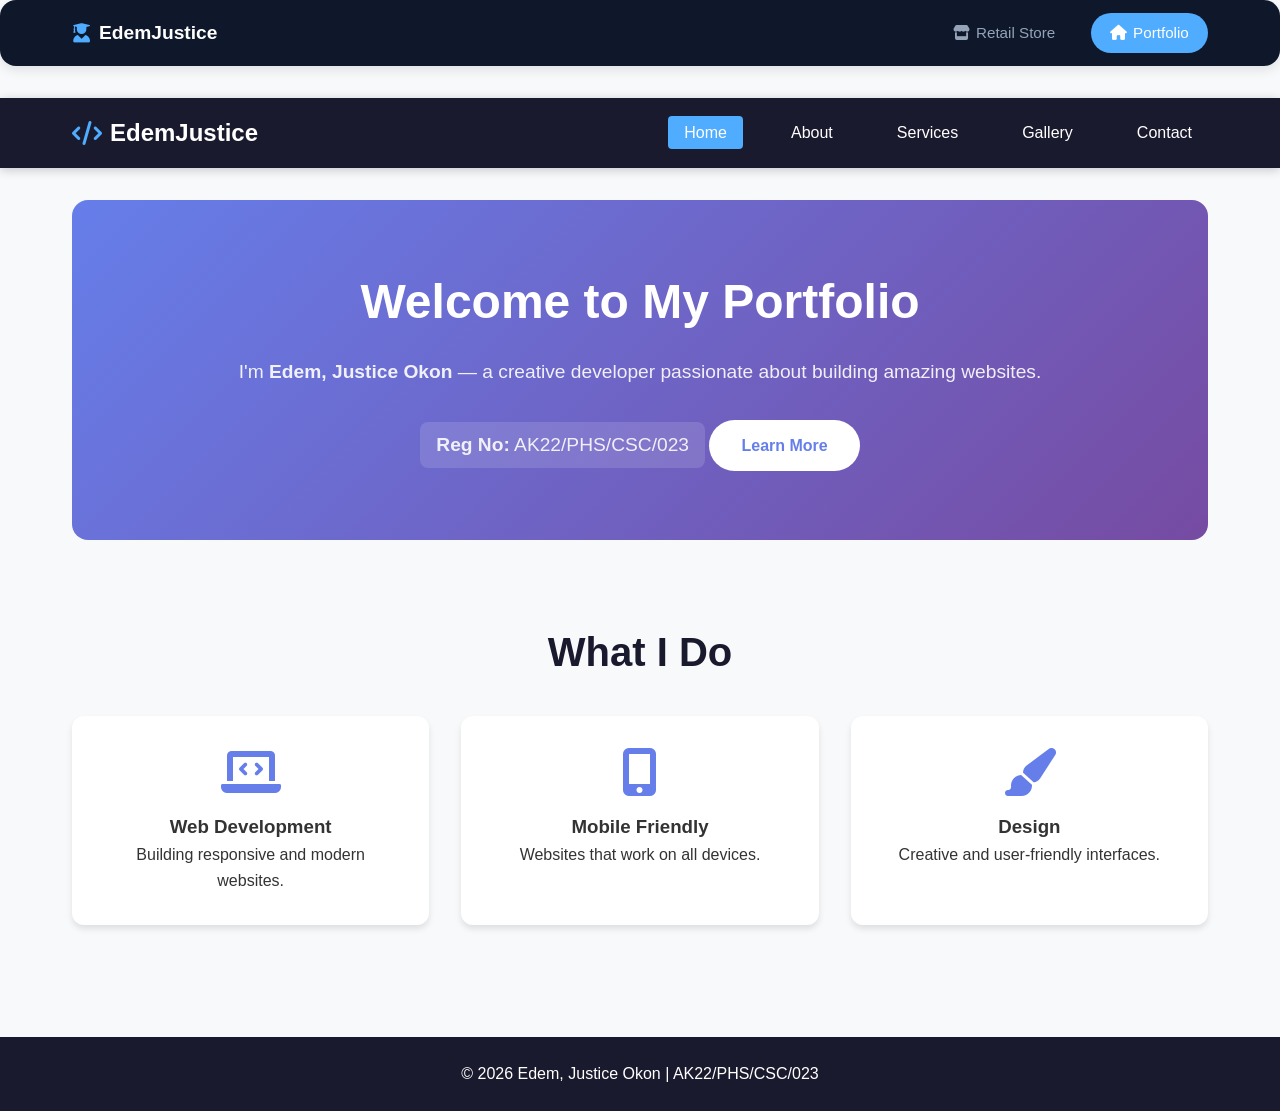
<file: my-website/index.html>
<!DOCTYPE html>
<html lang="en">
<head>
    <meta charset="UTF-8">
    <meta name="viewport" content="width=device-width, initial-scale=1.0">
    <title>Home | Edem Justice</title>
    <link rel="stylesheet" href="style.css">
    <link rel="stylesheet" href="https://cdnjs.cloudflare.com/ajax/libs/font-awesome/6.0.0-beta3/css/all.min.css">
</head>
<body>
    <nav class="site-nav">
        <div class="nav-container">
            <div class="nav-brand">
                <i class="fas fa-user-graduate"></i> EdemJustice
            </div>
            <ul class="nav-menu">
                <a href="/retail-store/index.html" class="nav-link">
                    <i class="fas fa-store"></i> Retail Store
                </a>
                <li><a href="index.html" class="nav-link active">
                    <i class="fas fa-home"></i> Portfolio
                </a></li>
            </ul>
        </div>
    </nav>
    <nav class="navbar">
        <div class="nav-container">
            <div class="logo">
                <i class="fas fa-code"></i>
                <span>EdemJustice</span>
            </div>
            <ul class="nav-links">
                <li><a href="index.html" class="active">Home</a></li>
                <li><a href="about.html">About</a></li>
                <li><a href="services.html">Services</a></li>
                <li><a href="gallery.html">Gallery</a></li>
                <li><a href="contact.html">Contact</a></li>
            </ul>
            <div class="hamburger" onclick="toggleMenu()">
                <i class="fas fa-bars"></i>
            </div>
        </div>
    </nav>

    <main>
        <section class="hero">
            <div class="hero-content">
                <h1>Welcome to My Portfolio</h1>
                <p>I'm <strong>Edem, Justice Okon</strong> — a creative developer passionate about building amazing websites.</p>
                <p class="reg-number"><strong>Reg No:</strong> AK22/PHS/CSC/023</p>
                <a href="about.html" class="btn">Learn More</a>
            </div>
        </section>

        <section class="features">
            <h2>What I Do</h2>
            <div class="feature-grid">
                <div class="feature-card">
                    <i class="fas fa-laptop-code"></i>
                    <h3>Web Development</h3>
                    <p>Building responsive and modern websites.</p>
                </div>
                <div class="feature-card">
                    <i class="fas fa-mobile-alt"></i>
                    <h3>Mobile Friendly</h3>
                    <p>Websites that work on all devices.</p>
                </div>
                <div class="feature-card">
                    <i class="fas fa-paint-brush"></i>
                    <h3>Design</h3>
                    <p>Creative and user-friendly interfaces.</p>
                </div>
            </div>
        </section>
    </main>

    <footer>
        <p>&copy; 2026 Edem, Justice Okon | AK22/PHS/CSC/023</p>
    </footer>

    <script src="script.js"></script>
</body>
</html>
</file>
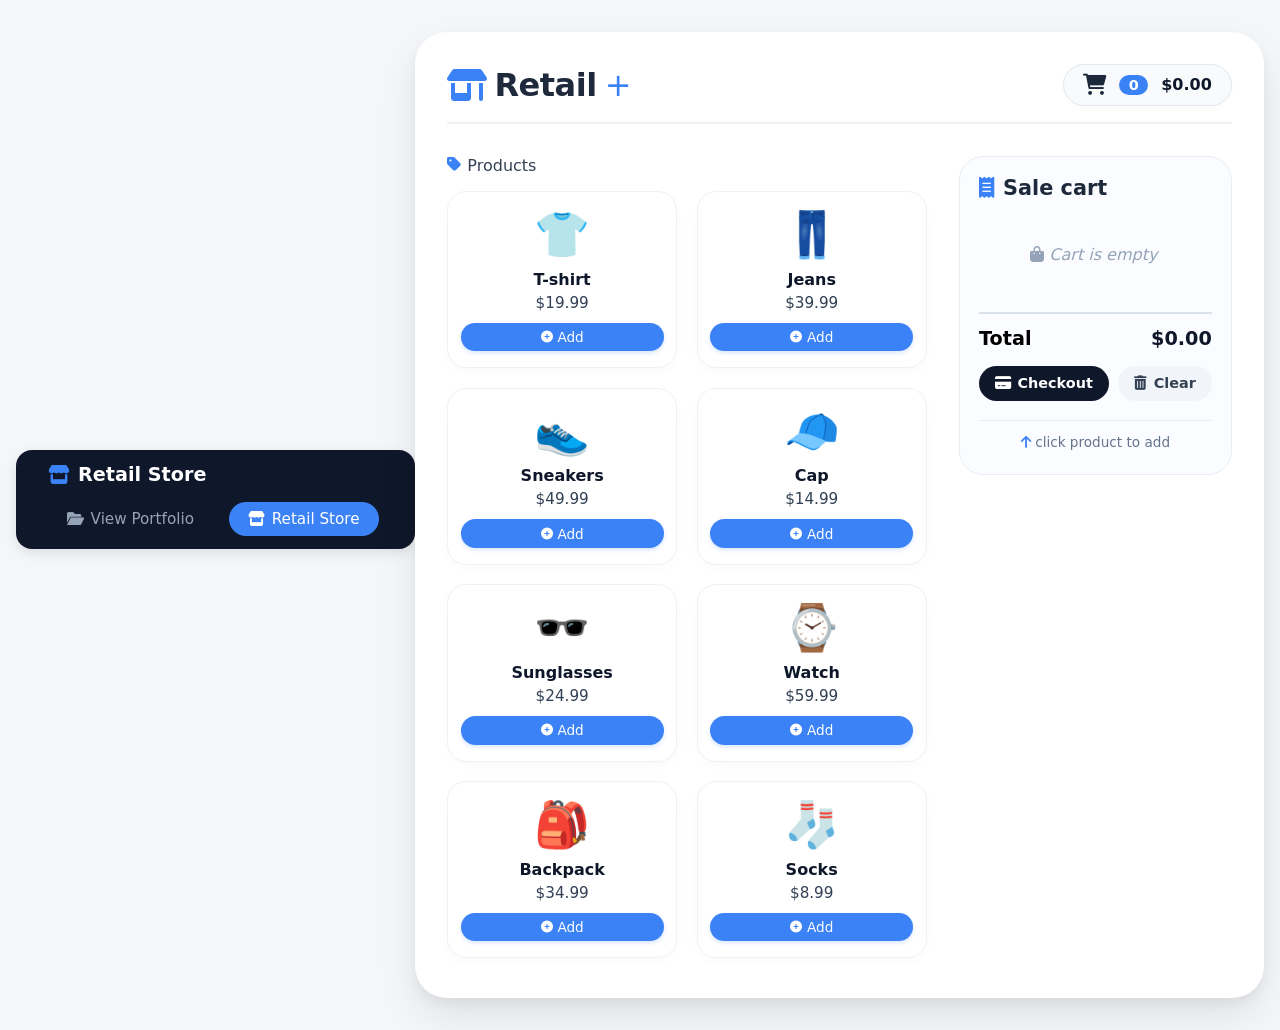
<file: retail-store/index.html>
<!DOCTYPE html>
<html lang="en">
<head>
    <meta charset="UTF-8">
    <meta name="viewport" content="width=device-width, initial-scale=1.0">
    <title>Retail Store · Simple Sales</title>
    <!-- Link to external CSS file -->
    <link rel="stylesheet" href="style.css">
    <!-- Font Awesome for icons -->
    <link rel="stylesheet" href="https://cdnjs.cloudflare.com/ajax/libs/font-awesome/6.0.0-beta3/css/all.min.css">
</head>
<body>
    <nav class="site-nav">
        <div class="nav-container">
            <div class="nav-brand">
                <i class="fas fa-store"></i> Retail Store
            </div>
            <ul class="nav-menu">
                <a href="https://edem-justice-my-website.netlify.app" class="nav-link">
                    <i class="fas fa-folder-open"></i> View Portfolio
                </a>
                <li><a href="#" onclick="window.location.reload();" class="nav-link active">
                    <i class="fas fa-store"></i> Retail Store
                </a></li>
            </ul>
        </div>
    </nav>

<div class="store-container">
    <!-- Header -->
    <header class="store-header">
        <h1><i class="fas fa-store-alt"></i> Retail<span style="font-weight:300; color:#3b82f6;">+</span></h1>
        <div class="cart-summary">
            <i class="fas fa-shopping-cart"></i>
            <span class="cart-count-badge" id="cartCount">0</span>
            <span class="cart-total" id="cartTotalDisplay">$0.00</span>
        </div>
    </header>

    <!-- Main sales panel -->
    <div class="sales-panel">
        <!-- Product section -->
        <div>
            <div style="margin-bottom: 1rem; font-weight:500; color:#334155; display: flex; gap: 0.4rem;">
                <i class="fas fa-tag" style="color:#3b82f6;"></i> Products
            </div>
            <div class="product-grid" id="productGrid">
                <!-- Products injected by JavaScript -->
            </div>
        </div>

        <!-- Cart section -->
        <div class="cart-panel">
            <h2><i class="fas fa-receipt" style="color:#3b82f6;"></i> Sale cart</h2>
            <div class="cart-items" id="cartItemsContainer">
                <div class="empty-cart-message"> <i class="fas fa-bag-shopping"></i> Cart is empty</div>
            </div>

            <div class="cart-total-row">
                <span>Total</span>
                <span id="cartTotal">$0.00</span>
            </div>

            <div class="checkout-area">
                <button class="checkout-btn" id="checkoutBtn"><i class="fas fa-credit-card"></i> Checkout</button>
                <button class="clear-btn" id="clearCartBtn"><i class="fas fa-trash-alt"></i> Clear</button>
            </div>
            <div class="footer-message">
                <i class="fas fa-arrow-up"></i> click product to add
            </div>
        </div>
    </div>
</div>

<!-- Link to external JavaScript file -->
<script src="script.js"></script>
</body>
</html>
</file>
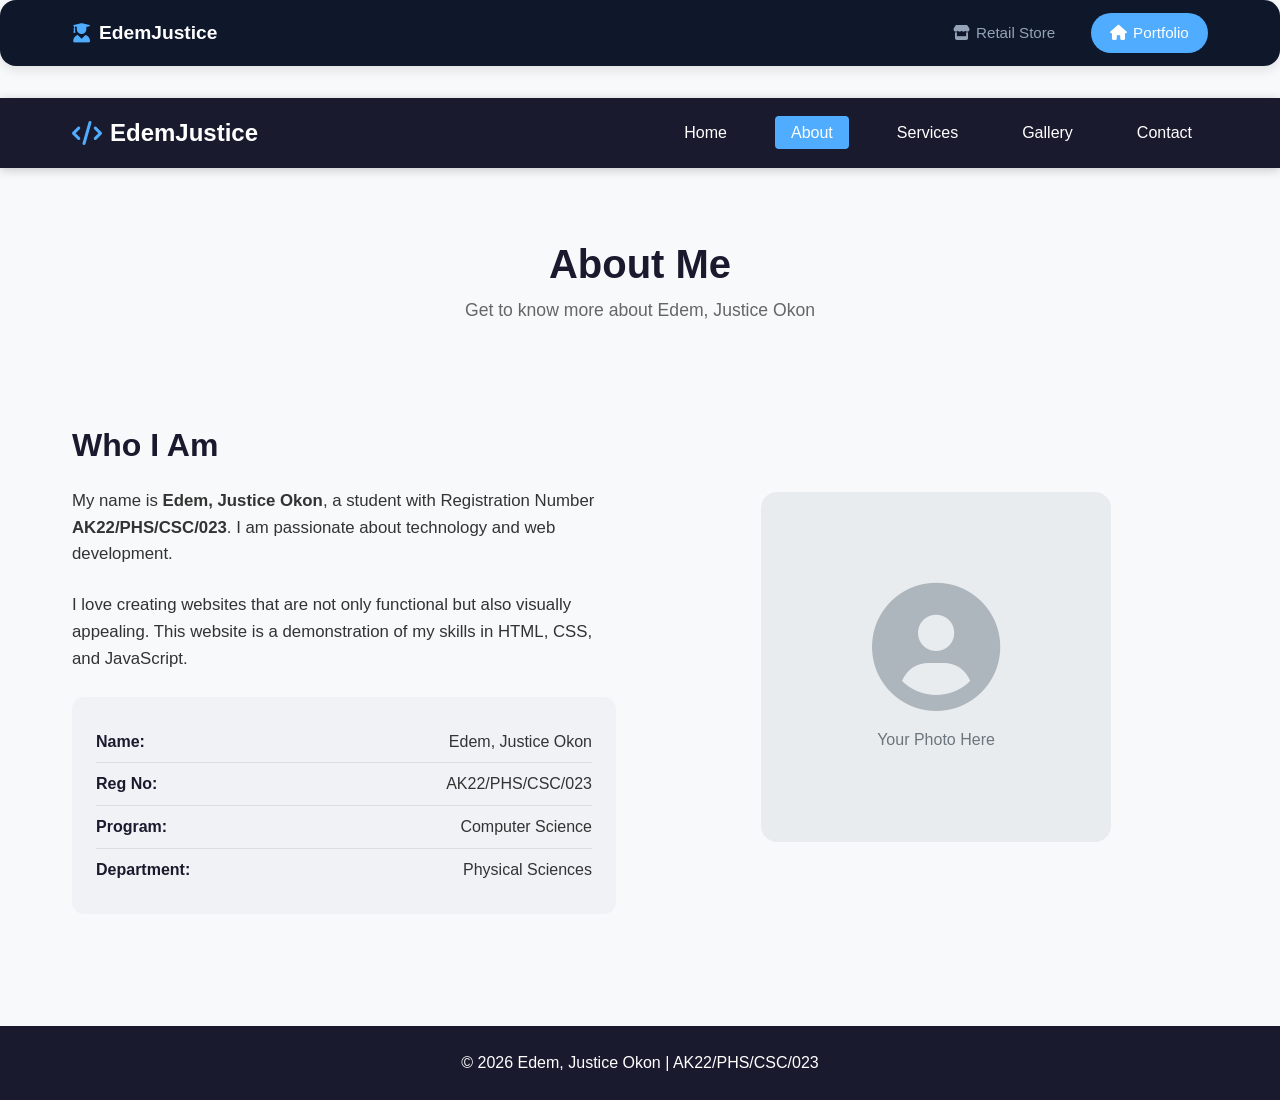
<file: my-website/about.html>
<!DOCTYPE html>
<html lang="en">
<head>
    <meta charset="UTF-8">
    <meta name="viewport" content="width=device-width, initial-scale=1.0">
    <title>About | Edem Justice</title>
    <link rel="stylesheet" href="style.css">
    <link rel="stylesheet" href="https://cdnjs.cloudflare.com/ajax/libs/font-awesome/6.0.0-beta3/css/all.min.css">
</head>
<body>
    <!DOCTYPE html>
<html lang="en">
<head>
    <meta charset="UTF-8">
    <meta name="viewport" content="width=device-width, initial-scale=1.0">
    <title>Home | Edem Justice</title>
    <link rel="stylesheet" href="style.css">
    <link rel="stylesheet" href="https://cdnjs.cloudflare.com/ajax/libs/font-awesome/6.0.0-beta3/css/all.min.css">
</head>
<body>

<nav class="site-nav">
    <div class="nav-container">
        <div class="nav-brand">
            <i class="fas fa-user-graduate"></i> EdemJustice
        </div>
        <ul class="nav-menu">
            <a href="https://edem-justice-retail.netlify.app" class="nav-link">
                <i class="fas fa-store"></i> Retail Store
            </a>
            <li><a href="index.html" class="nav-link active">
                <i class="fas fa-home"></i> Portfolio
            </a></li>
        </ul>
    </div>
</nav>

    <nav class="navbar">
        <div class="nav-container">
            <div class="logo">
                <i class="fas fa-code"></i>
                <span>EdemJustice</span>
            </div>
            <ul class="nav-links">
                <li><a href="index.html">Home</a></li>
                <li><a href="about.html" class="active">About</a></li>
                <li><a href="services.html">Services</a></li>
                <li><a href="gallery.html">Gallery</a></li>
                <li><a href="contact.html">Contact</a></li>
            </ul>
            <div class="hamburger" onclick="toggleMenu()">
                <i class="fas fa-bars"></i>
            </div>
        </div>
    </nav>

    <main>
        <section class="page-header">
            <h1>About Me</h1>
            <p>Get to know more about Edem, Justice Okon</p>
        </section>

        <section class="about-content">
            <div class="about-grid">
                <div class="about-text">
                    <h2>Who I Am</h2>
                    <p>My name is <strong>Edem, Justice Okon</strong>, a student with Registration Number <strong>AK22/PHS/CSC/023</strong>. I am passionate about technology and web development.</p>
                    <p>I love creating websites that are not only functional but also visually appealing. This website is a demonstration of my skills in HTML, CSS, and JavaScript.</p>
                    
                    <div class="personal-info">
                        <div class="info-item">
                            <span class="label">Name:</span>
                            <span>Edem, Justice Okon</span>
                        </div>
                        <div class="info-item">
                            <span class="label">Reg No:</span>
                            <span>AK22/PHS/CSC/023</span>
                        </div>
                        <div class="info-item">
                            <span class="label">Program:</span>
                            <span>Computer Science</span>
                        </div>
                        <div class="info-item">
                            <span class="label">Department:</span>
                            <span>Physical Sciences</span>
                        </div>
                    </div>
                </div>
                <div class="about-image">
                    <div class="profile-placeholder">
                        <i class="fas fa-user-circle"></i>
                        <p>Your Photo Here</p>
                    </div>
                </div>
            </div>
        </section>
    </main>

    <footer>
        <p>&copy; 2026 Edem, Justice Okon | AK22/PHS/CSC/023</p>
    </footer>

    <script src="script.js"></script>
</body>
</html>
</file>
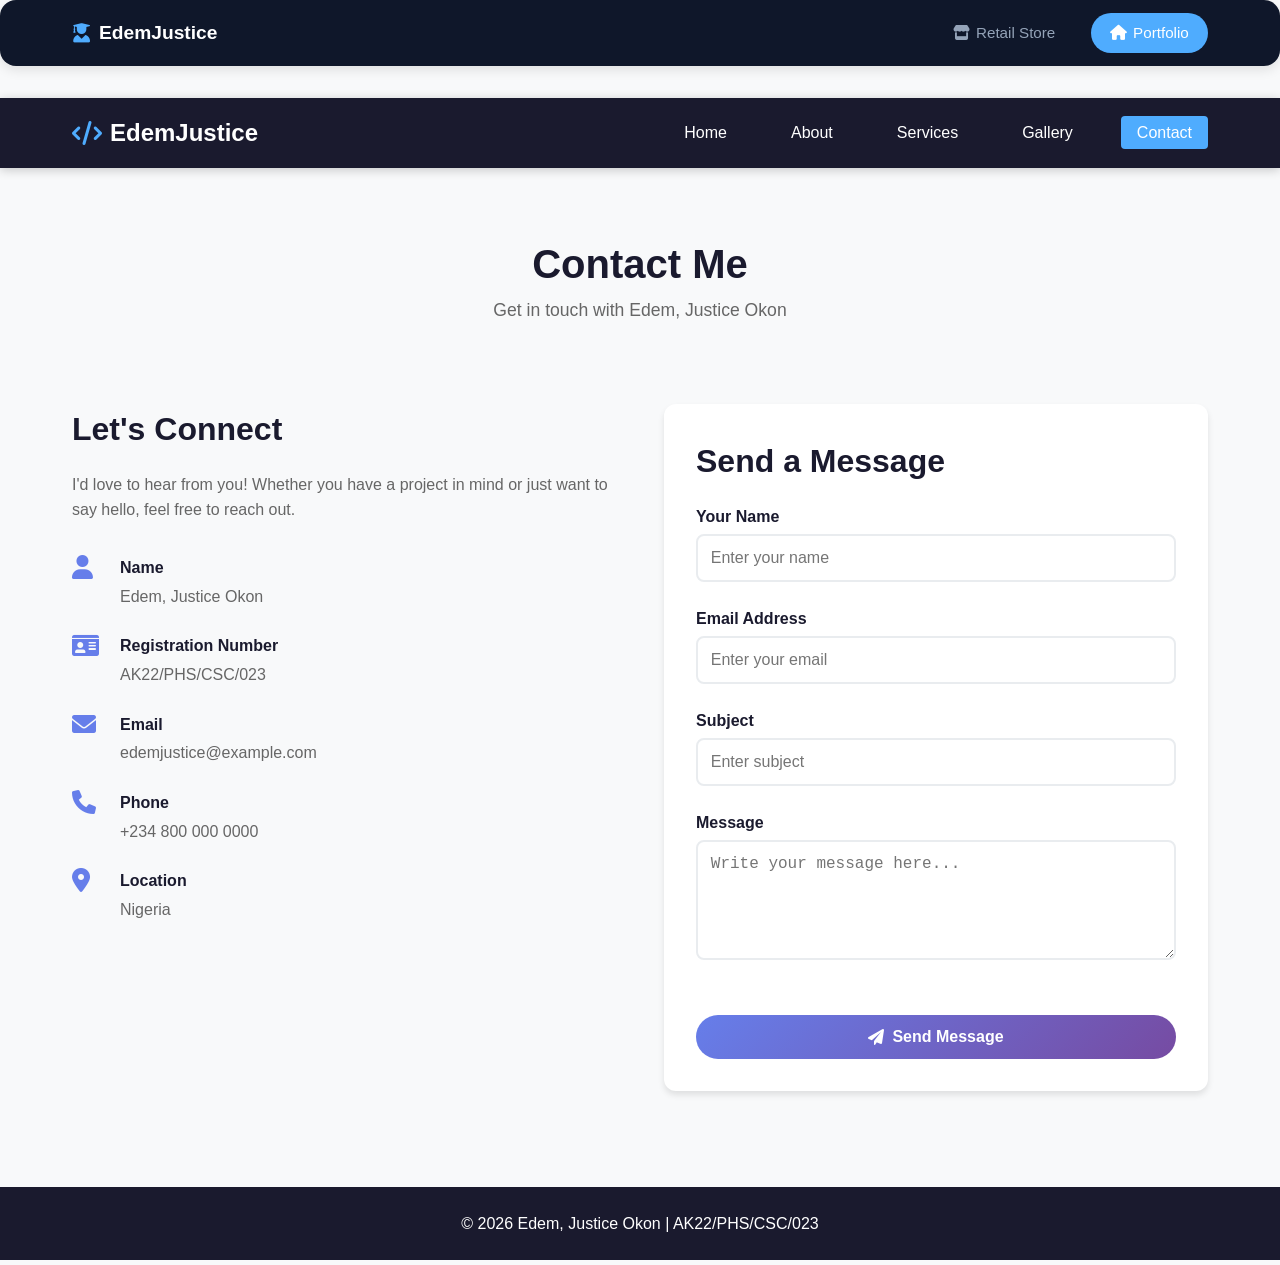
<file: my-website/contact.html>
<!DOCTYPE html>
<html lang="en">
<head>
    <meta charset="UTF-8">
    <meta name="viewport" content="width=device-width, initial-scale=1.0">
    <title>Contact | Edem Justice</title>
    <link rel="stylesheet" href="style.css">
    <link rel="stylesheet" href="https://cdnjs.cloudflare.com/ajax/libs/font-awesome/6.0.0-beta3/css/all.min.css">
</head>
<body>
    <!DOCTYPE html>
<html lang="en">
<head>
    <meta charset="UTF-8">
    <meta name="viewport" content="width=device-width, initial-scale=1.0">
    <title>Home | Edem Justice</title>
    <link rel="stylesheet" href="style.css">
    <link rel="stylesheet" href="https://cdnjs.cloudflare.com/ajax/libs/font-awesome/6.0.0-beta3/css/all.min.css">
</head>
<body>

<nav class="site-nav">
    <div class="nav-container">
        <div class="nav-brand">
            <i class="fas fa-user-graduate"></i> EdemJustice
        </div>
        <ul class="nav-menu">
            <a href="https://edem-justice-retail.netlify.app" class="nav-link">
                <i class="fas fa-store"></i> Retail Store
            </a>
            <li><a href="index.html" class="nav-link active">
                <i class="fas fa-home"></i> Portfolio
            </a></li>
        </ul>
    </div>
</nav>

    <nav class="navbar">
        <div class="nav-container">
            <div class="logo">
                <i class="fas fa-code"></i>
                <span>EdemJustice</span>
            </div>
            <ul class="nav-links">
                <li><a href="index.html">Home</a></li>
                <li><a href="about.html">About</a></li>
                <li><a href="services.html">Services</a></li>
                <li><a href="gallery.html">Gallery</a></li>
                <li><a href="contact.html" class="active">Contact</a></li>
            </ul>
            <div class="hamburger" onclick="toggleMenu()">
                <i class="fas fa-bars"></i>
            </div>
        </div>
    </nav>

    <main>
        <section class="page-header">
            <h1>Contact Me</h1>
            <p>Get in touch with Edem, Justice Okon</p>
        </section>

        <section class="contact-section">
            <div class="contact-grid">
                <div class="contact-info">
                    <h2>Let's Connect</h2>
                    <p>I'd love to hear from you! Whether you have a project in mind or just want to say hello, feel free to reach out.</p>
                    
                    <div class="contact-details">
                        <div class="contact-item">
                            <i class="fas fa-user"></i>
                            <div>
                                <h4>Name</h4>
                                <p>Edem, Justice Okon</p>
                            </div>
                        </div>
                        <div class="contact-item">
                            <i class="fas fa-id-card"></i>
                            <div>
                                <h4>Registration Number</h4>
                                <p>AK22/PHS/CSC/023</p>
                            </div>
                        </div>
                        <div class="contact-item">
                            <i class="fas fa-envelope"></i>
                            <div>
                                <h4>Email</h4>
                                <p>edemjustice@example.com</p>
                            </div>
                        </div>
                        <div class="contact-item">
                            <i class="fas fa-phone"></i>
                            <div>
                                <h4>Phone</h4>
                                <p>+234 800 000 0000</p>
                            </div>
                        </div>
                        <div class="contact-item">
                            <i class="fas fa-map-marker-alt"></i>
                            <div>
                                <h4>Location</h4>
                                <p>Nigeria</p>
                            </div>
                        </div>
                    </div>
                </div>

                <div class="contact-form">
                    <h2>Send a Message</h2>
                    <form id="contactForm">
                        <div class="form-group">
                            <label for="name">Your Name</label>
                            <input type="text" id="name" placeholder="Enter your name" required>
                        </div>
                        <div class="form-group">
                            <label for="email">Email Address</label>
                            <input type="email" id="email" placeholder="Enter your email" required>
                        </div>
                        <div class="form-group">
                            <label for="subject">Subject</label>
                            <input type="text" id="subject" placeholder="Enter subject">
                        </div>
                        <div class="form-group">
                            <label for="message">Message</label>
                            <textarea id="message" rows="5" placeholder="Write your message here..." required></textarea>
                        </div>
                        <button type="submit" class="btn btn-submit">
                            <i class="fas fa-paper-plane"></i> Send Message
                        </button>
                    </form>
                </div>
            </div>
        </section>
    </main>

    <footer>
        <p>&copy; 2026 Edem, Justice Okon | AK22/PHS/CSC/023</p>
    </footer>

    <script src="script.js"></script>
</body>
</html>
</file>
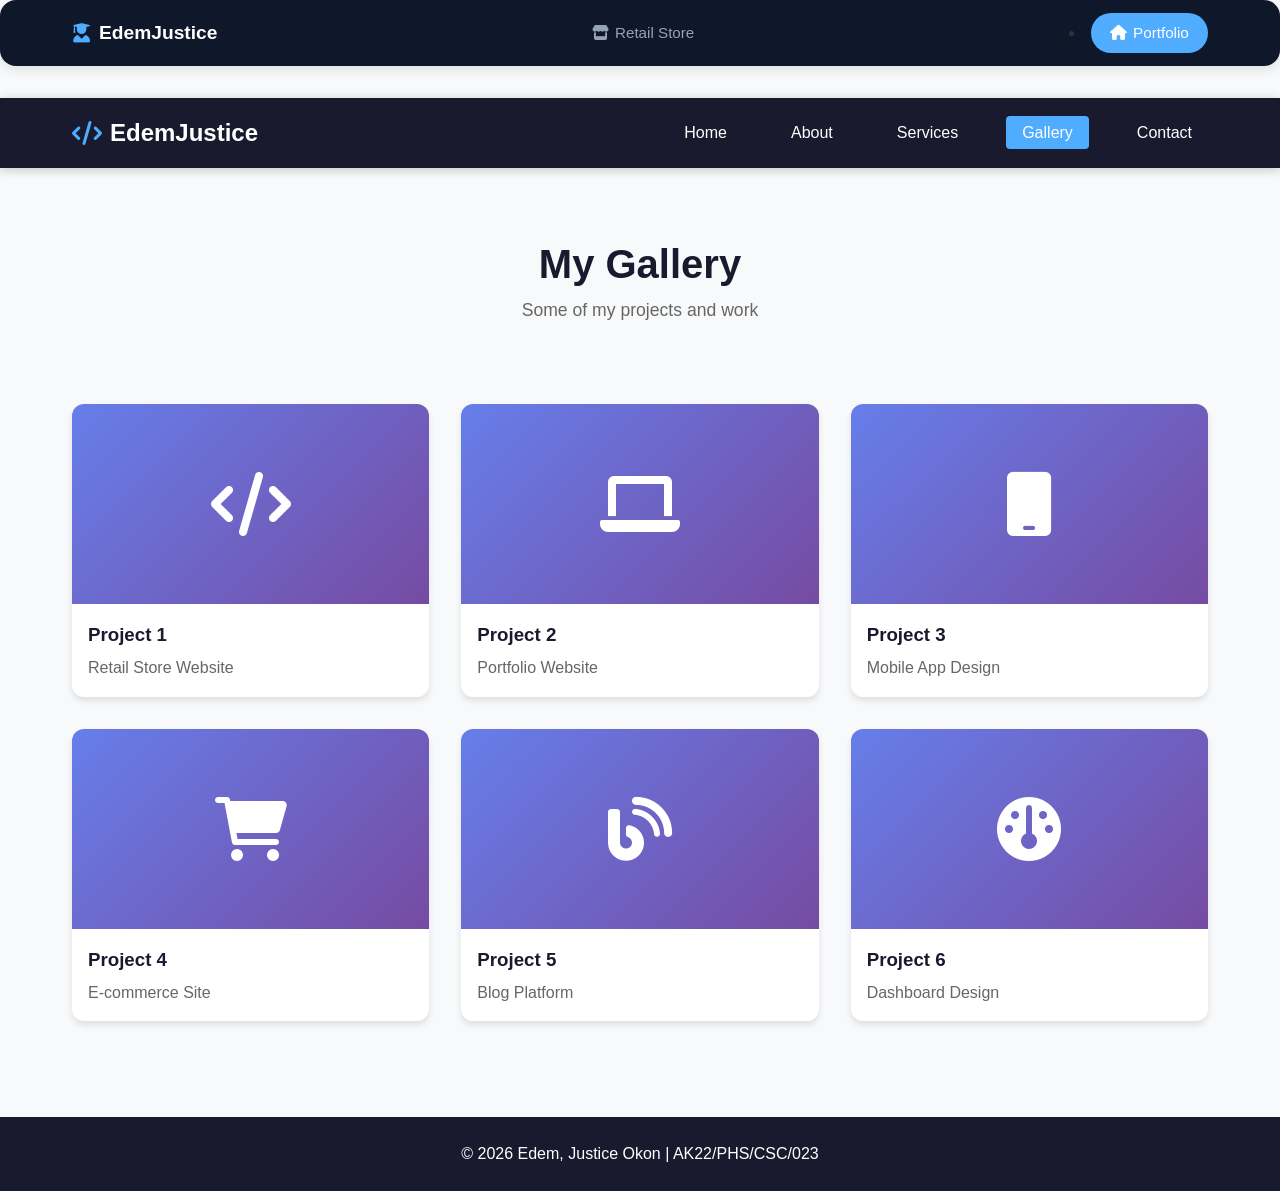
<file: my-website/gallery.html>
<!DOCTYPE html>
<html lang="en">
<head>
    <meta charset="UTF-8">
    <meta name="viewport" content="width=device-width, initial-scale=1.0">
    <title>Gallery | Edem Justice</title>
    <link rel="stylesheet" href="style.css">
    <link rel="stylesheet" href="https://cdnjs.cloudflare.com/ajax/libs/font-awesome/6.0.0-beta3/css/all.min.css">
</head>
<body>
    <!DOCTYPE html>
<html lang="en">
<head>
    <meta charset="UTF-8">
    <meta name="viewport" content="width=device-width, initial-scale=1.0">
    <title>Home | Edem Justice</title>
    <link rel="stylesheet" href="style.css">
    <link rel="stylesheet" href="https://cdnjs.cloudflare.com/ajax/libs/font-awesome/6.0.0-beta3/css/all.min.css">
</head>
<body>

<nav class="site-nav">
    <div class="nav-container">
        <div class="nav-brand">
            <i class="fas fa-user-graduate"></i> EdemJustice
        </div>
        <a href="https://edem-justice-retail.netlify.app" class="nav-link">
            <i class="fas fa-store"></i> Retail Store
        </a>
            <li><a href="index.html" class="nav-link active">
                <i class="fas fa-home"></i> Portfolio
            </a></li>
        </ul>
    </div>
</nav>

    <nav class="navbar">
        <div class="nav-container">
            <div class="logo">
                <i class="fas fa-code"></i>
                <span>EdemJustice</span>
            </div>
            <ul class="nav-links">
                <li><a href="index.html">Home</a></li>
                <li><a href="about.html">About</a></li>
                <li><a href="services.html">Services</a></li>
                <li><a href="gallery.html" class="active">Gallery</a></li>
                <li><a href="contact.html">Contact</a></li>
            </ul>
            <div class="hamburger" onclick="toggleMenu()">
                <i class="fas fa-bars"></i>
            </div>
        </div>
    </nav>

    <main>
        <section class="page-header">
            <h1>My Gallery</h1>
            <p>Some of my projects and work</p>
        </section>

        <section class="gallery-grid">
            <div class="gallery-item">
                <div class="gallery-image">
                    <i class="fas fa-code"></i>
                </div>
                <div class="gallery-caption">
                    <h3>Project 1</h3>
                    <p>Retail Store Website</p>
                </div>
            </div>

            <div class="gallery-item">
                <div class="gallery-image">
                    <i class="fas fa-laptop"></i>
                </div>
                <div class="gallery-caption">
                    <h3>Project 2</h3>
                    <p>Portfolio Website</p>
                </div>
            </div>

            <div class="gallery-item">
                <div class="gallery-image">
                    <i class="fas fa-mobile"></i>
                </div>
                <div class="gallery-caption">
                    <h3>Project 3</h3>
                    <p>Mobile App Design</p>
                </div>
            </div>

            <div class="gallery-item">
                <div class="gallery-image">
                    <i class="fas fa-shopping-cart"></i>
                </div>
                <div class="gallery-caption">
                    <h3>Project 4</h3>
                    <p>E-commerce Site</p>
                </div>
            </div>

            <div class="gallery-item">
                <div class="gallery-image">
                    <i class="fas fa-blog"></i>
                </div>
                <div class="gallery-caption">
                    <h3>Project 5</h3>
                    <p>Blog Platform</p>
                </div>
            </div>

            <div class="gallery-item">
                <div class="gallery-image">
                    <i class="fas fa-dashboard"></i>
                </div>
                <div class="gallery-caption">
                    <h3>Project 6</h3>
                    <p>Dashboard Design</p>
                </div>
            </div>
        </section>
    </main>

    <footer>
        <p>&copy; 2026 Edem, Justice Okon | AK22/PHS/CSC/023</p>
    </footer>

    <script src="script.js"></script>
</body>
</html>
</file>
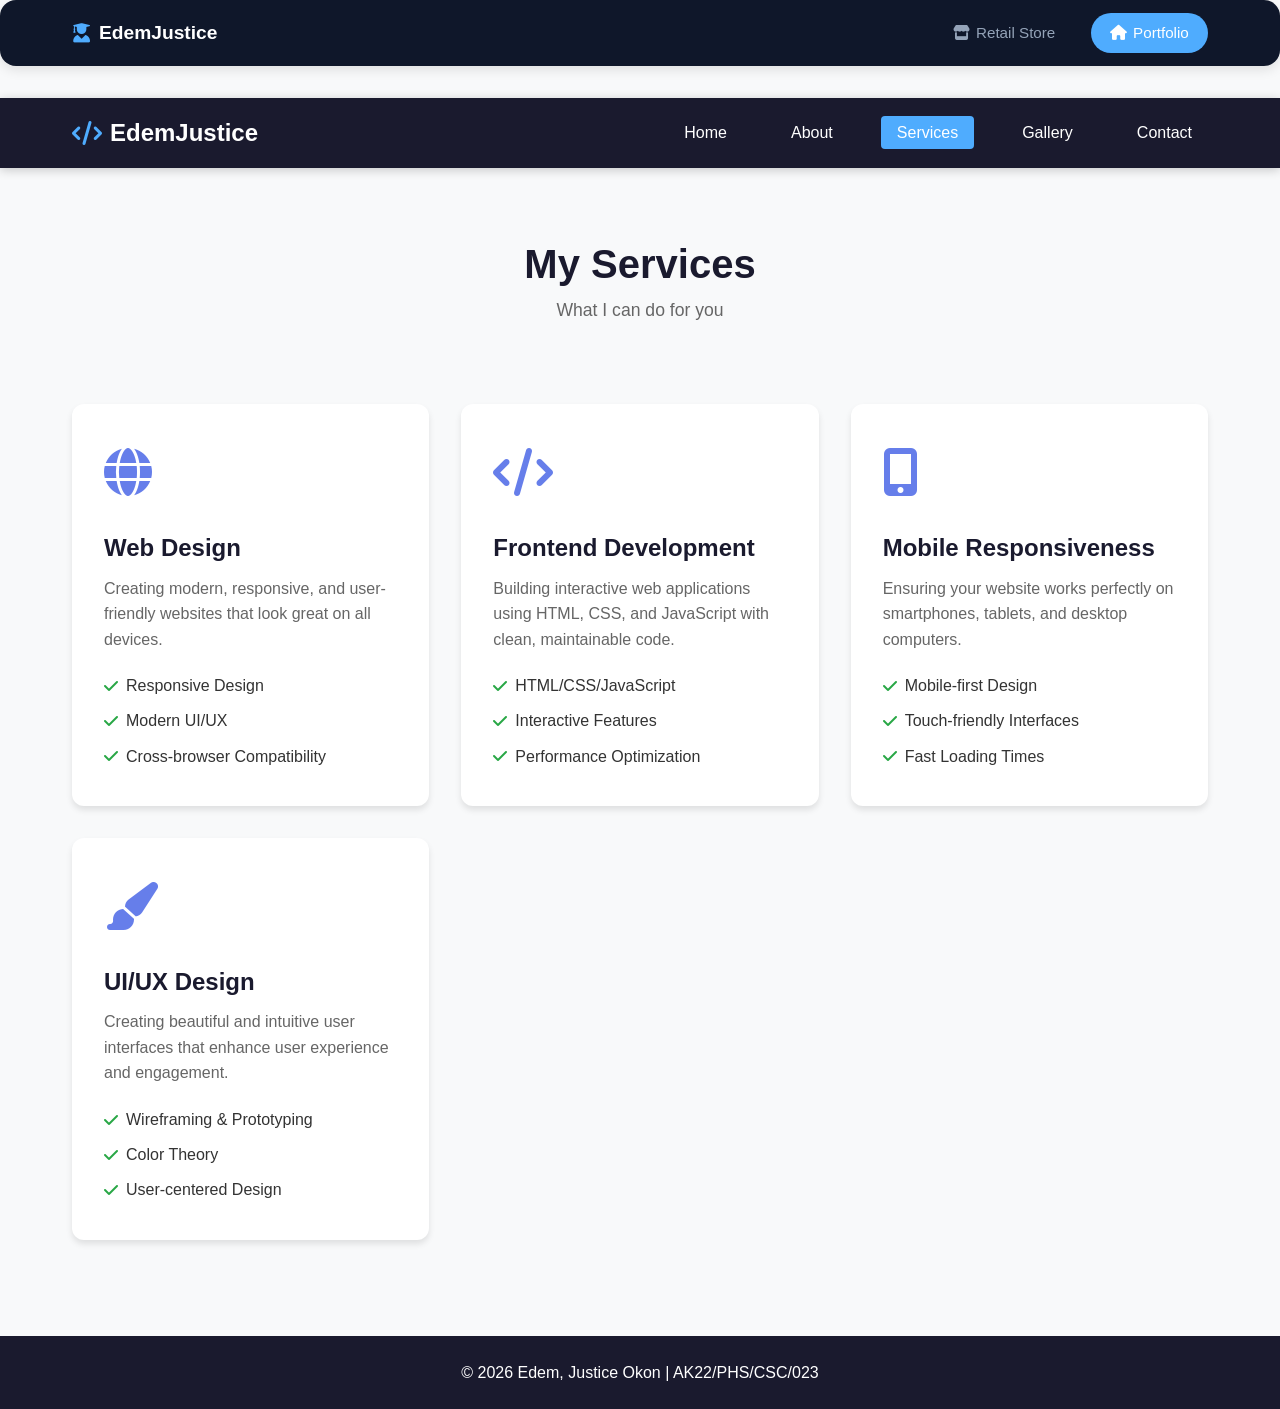
<file: my-website/services.html>
<!DOCTYPE html>
<html lang="en">
<head>
    <meta charset="UTF-8">
    <meta name="viewport" content="width=device-width, initial-scale=1.0">
    <title>Services | Edem Justice</title>
    <link rel="stylesheet" href="style.css">
    <link rel="stylesheet" href="https://cdnjs.cloudflare.com/ajax/libs/font-awesome/6.0.0-beta3/css/all.min.css">
</head>
<body>
    <!DOCTYPE html>
<html lang="en">
<head>
    <meta charset="UTF-8">
    <meta name="viewport" content="width=device-width, initial-scale=1.0">
    <title>Home | Edem Justice</title>
    <link rel="stylesheet" href="style.css">
    <link rel="stylesheet" href="https://cdnjs.cloudflare.com/ajax/libs/font-awesome/6.0.0-beta3/css/all.min.css">
</head>
<body>

<nav class="site-nav">
    <div class="nav-container">
        <div class="nav-brand">
            <i class="fas fa-user-graduate"></i> EdemJustice
        </div>
        <ul class="nav-menu">
            <a href="https://edem-justice-retail.netlify.app" class="nav-link">
                <i class="fas fa-store"></i> Retail Store
            </a>
            <li><a href="index.html" class="nav-link active">
                <i class="fas fa-home"></i> Portfolio
            </a></li>
        </ul>
    </div>
</nav>

    <nav class="navbar">
        <div class="nav-container">
            <div class="logo">
                <i class="fas fa-code"></i>
                <span>EdemJustice</span>
            </div>
            <ul class="nav-links">
                <li><a href="index.html">Home</a></li>
                <li><a href="about.html">About</a></li>
                <li><a href="services.html" class="active">Services</a></li>
                <li><a href="gallery.html">Gallery</a></li>
                <li><a href="contact.html">Contact</a></li>
            </ul>
            <div class="hamburger" onclick="toggleMenu()">
                <i class="fas fa-bars"></i>
            </div>
        </div>
    </nav>

    <main>
        <section class="page-header">
            <h1>My Services</h1>
            <p>What I can do for you</p>
        </section>

        <section class="services-grid">
            <div class="service-card">
                <div class="service-icon">
                    <i class="fas fa-globe"></i>
                </div>
                <h3>Web Design</h3>
                <p>Creating modern, responsive, and user-friendly websites that look great on all devices.</p>
                <ul class="service-features">
                    <li><i class="fas fa-check"></i> Responsive Design</li>
                    <li><i class="fas fa-check"></i> Modern UI/UX</li>
                    <li><i class="fas fa-check"></i> Cross-browser Compatibility</li>
                </ul>
            </div>

            <div class="service-card">
                <div class="service-icon">
                    <i class="fas fa-code"></i>
                </div>
                <h3>Frontend Development</h3>
                <p>Building interactive web applications using HTML, CSS, and JavaScript with clean, maintainable code.</p>
                <ul class="service-features">
                    <li><i class="fas fa-check"></i> HTML/CSS/JavaScript</li>
                    <li><i class="fas fa-check"></i> Interactive Features</li>
                    <li><i class="fas fa-check"></i> Performance Optimization</li>
                </ul>
            </div>

            <div class="service-card">
                <div class="service-icon">
                    <i class="fas fa-mobile-alt"></i>
                </div>
                <h3>Mobile Responsiveness</h3>
                <p>Ensuring your website works perfectly on smartphones, tablets, and desktop computers.</p>
                <ul class="service-features">
                    <li><i class="fas fa-check"></i> Mobile-first Design</li>
                    <li><i class="fas fa-check"></i> Touch-friendly Interfaces</li>
                    <li><i class="fas fa-check"></i> Fast Loading Times</li>
                </ul>
            </div>

            <div class="service-card">
                <div class="service-icon">
                    <i class="fas fa-paint-brush"></i>
                </div>
                <h3>UI/UX Design</h3>
                <p>Creating beautiful and intuitive user interfaces that enhance user experience and engagement.</p>
                <ul class="service-features">
                    <li><i class="fas fa-check"></i> Wireframing & Prototyping</li>
                    <li><i class="fas fa-check"></i> Color Theory</li>
                    <li><i class="fas fa-check"></i> User-centered Design</li>
                </ul>
            </div>
        </section>
    </main>

    <footer>
        <p>&copy; 2026 Edem, Justice Okon | AK22/PHS/CSC/023</p>
    </footer>

    <script src="script.js"></script>
</body>
</html>
</file>
<file: my-website/style.css>
/* Reset and Base */
* {
    margin: 0;
    padding: 0;
    box-sizing: border-box;
}

body {
    font-family: 'Segoe UI', Tahoma, Geneva, Verdana, sans-serif;
    line-height: 1.6;
    color: #333;
    background: #f8f9fa;
}

/* Navigation */
.navbar {
    background: #1a1a2e;
    color: #fff;
    padding: 1rem 0;
    position: sticky;
    top: 0;
    z-index: 1000;
    box-shadow: 0 2px 10px rgba(0,0,0,0.2);
}

.nav-container {
    max-width: 1200px;
    margin: 0 auto;
    padding: 0 2rem;
    display: flex;
    justify-content: space-between;
    align-items: center;
}

.logo {
    font-size: 1.5rem;
    font-weight: bold;
    display: flex;
    align-items: center;
    gap: 0.5rem;
}

.logo i {
    color: #4facfe;
}

.nav-links {
    list-style: none;
    display: flex;
    gap: 2rem;
}

.nav-links a {
    color: #fff;
    text-decoration: none;
    font-weight: 500;
    padding: 0.5rem 1rem;
    border-radius: 4px;
    transition: all 0.3s;
}

.nav-links a:hover,
.nav-links a.active {
    background: #4facfe;
    color: #fff;
}

.hamburger {
    display: none;
    font-size: 1.5rem;
    cursor: pointer;
}

/* Main Content */
main {
    max-width: 1200px;
    margin: 0 auto;
    padding: 2rem;
    min-height: 70vh;
}

/* Hero Section */
.hero {
    background: linear-gradient(135deg, #667eea 0%, #764ba2 100%);
    color: #fff;
    padding: 4rem 2rem;
    border-radius: 16px;
    text-align: center;
    margin-bottom: 3rem;
}

.hero-content h1 {
    font-size: 3rem;
    margin-bottom: 1rem;
}

.hero-content p {
    font-size: 1.2rem;
    margin-bottom: 0.5rem;
    opacity: 0.9;
}

.reg-number {
    font-size: 1.1rem;
    background: rgba(255,255,255,0.15);
    padding: 0.5rem 1rem;
    border-radius: 8px;
    display: inline-block;
    margin-top: 0.5rem;
}

.btn {
    display: inline-block;
    background: #fff;
    color: #667eea;
    padding: 0.8rem 2rem;
    border-radius: 30px;
    text-decoration: none;
    font-weight: bold;
    margin-top: 1.5rem;
    transition: transform 0.3s;
}

.btn:hover {
    transform: scale(1.05);
}

/* Features */
.features {
    padding: 2rem 0;
}

.features h2 {
    text-align: center;
    font-size: 2.5rem;
    margin-bottom: 2rem;
    color: #1a1a2e;
}

.feature-grid {
    display: grid;
    grid-template-columns: repeat(auto-fit, minmax(250px, 1fr));
    gap: 2rem;
}

.feature-card {
    background: #fff;
    padding: 2rem;
    border-radius: 12px;
    text-align: center;
    box-shadow: 0 4px 6px rgba(0,0,0,0.1);
    transition: transform 0.3s;
}

.feature-card:hover {
    transform: translateY(-5px);
}

.feature-card i {
    font-size: 3rem;
    color: #667eea;
    margin-bottom: 1rem;
}

/* Page Header */
.page-header {
    text-align: center;
    padding: 2rem 0;
    margin-bottom: 2rem;
}

.page-header h1 {
    font-size: 2.5rem;
    color: #1a1a2e;
}

.page-header p {
    color: #666;
    font-size: 1.1rem;
}

/* About Page */
.about-grid {
    display: grid;
    grid-template-columns: 1fr 1fr;
    gap: 3rem;
    padding: 2rem 0;
}

.about-text h2 {
    font-size: 2rem;
    color: #1a1a2e;
    margin-bottom: 1rem;
}

.about-text p {
    margin-bottom: 1.5rem;
    font-size: 1.05rem;
}

.personal-info {
    background: #f0f2f5;
    padding: 1.5rem;
    border-radius: 12px;
}

.info-item {
    display: flex;
    justify-content: space-between;
    padding: 0.5rem 0;
    border-bottom: 1px solid #ddd;
}

.info-item:last-child {
    border-bottom: none;
}

.info-item .label {
    font-weight: 600;
    color: #1a1a2e;
}

.about-image {
    display: flex;
    align-items: center;
    justify-content: center;
}

.profile-placeholder {
    background: #e9ecef;
    width: 100%;
    max-width: 350px;
    height: 350px;
    border-radius: 16px;
    display: flex;
    flex-direction: column;
    align-items: center;
    justify-content: center;
    color: #6c757d;
}

.profile-placeholder i {
    font-size: 8rem;
    color: #adb5bd;
}

.profile-placeholder p {
    margin-top: 1rem;
    font-weight: 500;
}

/* Services Page */
.services-grid {
    display: grid;
    grid-template-columns: repeat(auto-fit, minmax(280px, 1fr));
    gap: 2rem;
    padding: 1rem 0;
}

.service-card {
    background: #fff;
    padding: 2rem;
    border-radius: 12px;
    box-shadow: 0 4px 6px rgba(0,0,0,0.1);
    transition: transform 0.3s;
}

.service-card:hover {
    transform: translateY(-5px);
}

.service-icon {
    font-size: 3rem;
    color: #667eea;
    margin-bottom: 1rem;
}

.service-card h3 {
    font-size: 1.5rem;
    margin-bottom: 0.5rem;
    color: #1a1a2e;
}

.service-card p {
    color: #666;
    margin-bottom: 1rem;
}

.service-features {
    list-style: none;
}

.service-features li {
    padding: 0.3rem 0;
    display: flex;
    align-items: center;
    gap: 0.5rem;
}

.service-features i {
    color: #28a745;
}

/* Gallery Page */
.gallery-grid {
    display: grid;
    grid-template-columns: repeat(auto-fit, minmax(280px, 1fr));
    gap: 2rem;
    padding: 1rem 0;
}

.gallery-item {
    background: #fff;
    border-radius: 12px;
    overflow: hidden;
    box-shadow: 0 4px 6px rgba(0,0,0,0.1);
    transition: transform 0.3s;
}

.gallery-item:hover {
    transform: scale(1.02);
}

.gallery-image {
    background: linear-gradient(135deg, #667eea 0%, #764ba2 100%);
    height: 200px;
    display: flex;
    align-items: center;
    justify-content: center;
    font-size: 4rem;
    color: #fff;
}

.gallery-caption {
    padding: 1rem;
}

.gallery-caption h3 {
    color: #1a1a2e;
    margin-bottom: 0.3rem;
}

.gallery-caption p {
    color: #666;
}

/* Contact Page */
.contact-grid {
    display: grid;
    grid-template-columns: 1fr 1fr;
    gap: 3rem;
    padding: 1rem 0;
}

.contact-info h2,
.contact-form h2 {
    font-size: 2rem;
    color: #1a1a2e;
    margin-bottom: 1rem;
}

.contact-info p {
    color: #666;
    margin-bottom: 2rem;
}

.contact-details {
    display: flex;
    flex-direction: column;
    gap: 1.5rem;
}

.contact-item {
    display: flex;
    gap: 1rem;
    align-items: flex-start;
}

.contact-item i {
    font-size: 1.5rem;
    color: #667eea;
    width: 2rem;
}

.contact-item h4 {
    color: #1a1a2e;
    margin-bottom: 0.2rem;
}

.contact-item p {
    color: #666;
    margin: 0;
}

.contact-form {
    background: #fff;
    padding: 2rem;
    border-radius: 12px;
    box-shadow: 0 4px 6px rgba(0,0,0,0.1);
}

.form-group {
    margin-bottom: 1.5rem;
}

.form-group label {
    display: block;
    font-weight: 600;
    margin-bottom: 0.3rem;
    color: #1a1a2e;
}

.form-group input,
.form-group textarea {
    width: 100%;
    padding: 0.8rem;
    border: 2px solid #e9ecef;
    border-radius: 8px;
    font-size: 1rem;
    transition: border-color 0.3s;
}

.form-group input:focus,
.form-group textarea:focus {
    outline: none;
    border-color: #667eea;
}

.btn-submit {
    background: linear-gradient(135deg, #667eea 0%, #764ba2 100%);
    color: #fff;
    border: none;
    padding: 0.8rem 2rem;
    border-radius: 30px;
    font-size: 1rem;
    font-weight: 600;
    cursor: pointer;
    display: inline-flex;
    align-items: center;
    gap: 0.5rem;
    transition: transform 0.3s;
    width: 100%;
    justify-content: center;
}

.btn-submit:hover {
    transform: scale(1.02);
}

/* Footer */
footer {
    background: #1a1a2e;
    color: #fff;
    text-align: center;
    padding: 1.5rem;
    margin-top: 3rem;
}

/* Mobile Responsive */
@media (max-width: 768px) {
    .hamburger {
        display: block;
    }

    .nav-links {
        display: none;
        flex-direction: column;
        width: 100%;
        position: absolute;
        top: 100%;
        left: 0;
        background: #1a1a2e;
        padding: 1rem;
    }

    .nav-links.active {
        display: flex;
    }

    .hero-content h1 {
        font-size: 2rem;
    }

    .about-grid,
    .contact-grid {
        grid-template-columns: 1fr;
    }

    .about-image {
        order: -1;
    }

    .profile-placeholder {
        height: 200px;
    }

    .feature-grid {
        grid-template-columns: 1fr;
    }
}

/* Navigation between sites - Add to my-website/style.css */
.site-nav {
    background: #0f172a;
    padding: 0.8rem 2rem;
    margin-bottom: 2rem;
    border-radius: 16px;
    box-shadow: 0 4px 12px rgba(0,0,0,0.1);
}

.nav-container {
    max-width: 1200px;
    margin: 0 auto;
    display: flex;
    justify-content: space-between;
    align-items: center;
    flex-wrap: wrap;
    gap: 1rem;
}

.nav-brand {
    color: #fff;
    font-weight: 700;
    font-size: 1.2rem;
    display: flex;
    align-items: center;
    gap: 0.5rem;
}

.nav-brand i {
    color: #4facfe;
}

.nav-menu {
    list-style: none;
    display: flex;
    gap: 1rem;
    margin: 0;
    padding: 0;
}

.nav-link {
    color: #94a3b8;
    text-decoration: none;
    padding: 0.5rem 1.2rem;
    border-radius: 30px;
    transition: all 0.3s;
    font-weight: 500;
    display: inline-flex;
    align-items: center;
    gap: 0.4rem;
    font-size: 0.95rem;
}

.nav-link:hover {
    background: #1e293b;
    color: #fff;
}

.nav-link.active {
    background: #4facfe;
    color: #fff;
}

@media (max-width: 600px) {
    .nav-container {
        flex-direction: column;
        align-items: stretch;
        text-align: center;
    }
    
    .nav-menu {
        justify-content: center;
    }
}
</file>
<file: retail-store/style.css>
* {
    margin: 0;
    padding: 0;
    box-sizing: border-box;
    font-family: 'Segoe UI', Roboto, system-ui, sans-serif;
}

body {
    background: #f4f6fa;
    min-height: 100vh;
    display: flex;
    justify-content: center;
    align-items: center;
    padding: 2rem 1rem;
}

.store-container {
    max-width: 1300px;
    width: 100%;
    background: white;
    border-radius: 2rem;
    box-shadow: 0 20px 40px rgba(0,0,0,0.08), 0 6px 12px rgba(0,0,0,0.05);
    padding: 2rem 2rem 2.5rem;
    transition: all 0.2s;
}

/* header */
.store-header {
    display: flex;
    justify-content: space-between;
    align-items: center;
    flex-wrap: wrap;
    margin-bottom: 2rem;
    border-bottom: 2px solid #eef2f7;
    padding-bottom: 1rem;
}

.store-header h1 {
    font-weight: 600;
    font-size: 2rem;
    color: #1e293b;
    letter-spacing: -0.5px;
    display: flex;
    align-items: center;
    gap: 0.5rem;
}

.store-header h1 i {
    color: #3b82f6;
}

.cart-summary {
    background: #f8fafc;
    padding: 0.6rem 1.2rem;
    border-radius: 60px;
    display: flex;
    align-items: center;
    gap: 0.8rem;
    box-shadow: 0 2px 6px rgba(0,0,0,0.02);
    border: 1px solid #e2e8f0;
}

.cart-summary i {
    font-size: 1.3rem;
    color: #1e293b;
}

.cart-count-badge {
    background: #3b82f6;
    color: white;
    font-weight: 600;
    font-size: 0.9rem;
    padding: 0.1rem 0.6rem;
    border-radius: 30px;
    min-width: 24px;
    text-align: center;
}

.cart-total {
    font-weight: 600;
    color: #0f172a;
}

/* main grid : products + cart */
.sales-panel {
    display: grid;
    grid-template-columns: 2fr 1fr;
    gap: 2rem;
    margin-top: 0.5rem;
}

@media (max-width: 780px) {
    .sales-panel {
        grid-template-columns: 1fr;
        gap: 2.5rem;
    }
}

/* product grid */
.product-grid {
    display: grid;
    grid-template-columns: repeat(auto-fill, minmax(160px, 1fr));
    gap: 1.2rem;
}

.product-card {
    background: #ffffff;
    border-radius: 1.2rem;
    padding: 1rem 0.8rem 1rem;
    box-shadow: 0 4px 12px rgba(0,0,0,0.02);
    border: 1px solid #edf2f7;
    transition: all 0.15s ease;
    display: flex;
    flex-direction: column;
    align-items: center;
    text-align: center;
}

.product-card:hover {
    border-color: #cbd5e1;
    box-shadow: 0 8px 18px rgba(0,0,0,0.04);
    transform: translateY(-2px);
}

.product-emoji {
    font-size: 2.8rem;
    line-height: 1.2;
    margin-bottom: 0.3rem;
}

.product-name {
    font-weight: 600;
    color: #0f172a;
    font-size: 1rem;
    margin: 0.2rem 0 0.1rem;
}

.product-price {
    color: #334155;
    font-weight: 500;
    font-size: 0.95rem;
    margin: 0.2rem 0 0.7rem;
}

.product-price::before {
    content: "$";
}

.add-btn {
    background: #3b82f6;
    border: none;
    color: white;
    padding: 0.4rem 1rem;
    border-radius: 40px;
    font-weight: 500;
    font-size: 0.85rem;
    display: inline-flex;
    align-items: center;
    gap: 0.3rem;
    cursor: pointer;
    transition: background 0.15s, transform 0.1s;
    box-shadow: 0 2px 4px rgba(59,130,246,0.2);
    width: 100%;
    justify-content: center;
}

.add-btn i {
    font-size: 0.75rem;
}

.add-btn:hover {
    background: #2563eb;
}

.add-btn:active {
    transform: scale(0.96);
}

/* cart panel */
.cart-panel {
    background: #fafcff;
    border-radius: 1.5rem;
    border: 1px solid #e9edf3;
    padding: 1.2rem 1.2rem 1.5rem;
    display: flex;
    flex-direction: column;
    height: fit-content;
    max-height: 600px;
}

.cart-panel h2 {
    font-size: 1.3rem;
    font-weight: 600;
    color: #1e293b;
    margin-bottom: 0.8rem;
    display: flex;
    align-items: center;
    gap: 0.5rem;
}

.cart-items {
    flex: 1;
    overflow-y: auto;
    margin: 0.2rem 0 1rem;
    padding-right: 0.2rem;
    max-height: 300px;
}

.cart-items::-webkit-scrollbar {
    width: 4px;
}
.cart-items::-webkit-scrollbar-thumb {
    background: #cbd5e1;
    border-radius: 12px;
}

.cart-item {
    display: flex;
    justify-content: space-between;
    align-items: center;
    padding: 0.6rem 0.2rem;
    border-bottom: 1px dashed #e2e8f0;
    font-size: 0.95rem;
}

.cart-item:last-child {
    border-bottom: none;
}

.cart-item-info {
    display: flex;
    align-items: center;
    gap: 0.5rem;
}

.cart-item-emoji {
    font-size: 1.2rem;
}

.cart-item-name {
    font-weight: 500;
    color: #1e293b;
}

.cart-item-qty {
    background: #eef2f6;
    padding: 0.1rem 0.5rem;
    border-radius: 30px;
    font-size: 0.8rem;
    font-weight: 500;
    color: #1e293b;
}

.cart-item-price {
    font-weight: 600;
    color: #0f172a;
    margin-left: 0.3rem;
}

.item-remove {
    background: transparent;
    border: none;
    color: #94a3b8;
    cursor: pointer;
    font-size: 1rem;
    padding: 0.1rem 0.4rem;
    border-radius: 30px;
    transition: 0.1s;
}

.item-remove:hover {
    color: #ef4444;
    background: #fee2e2;
}

.cart-total-row {
    display: flex;
    justify-content: space-between;
    font-weight: 700;
    font-size: 1.2rem;
    border-top: 2px solid #dce2ec;
    padding-top: 0.8rem;
    margin-top: 0.2rem;
}

.cart-total-row span:last-child {
    color: #0f172a;
}

.checkout-area {
    display: flex;
    gap: 0.6rem;
    margin-top: 1rem;
}

.checkout-btn, .clear-btn {
    border: none;
    padding: 0.6rem 1rem;
    border-radius: 60px;
    font-weight: 600;
    font-size: 0.9rem;
    cursor: pointer;
    transition: 0.15s;
    flex: 1;
    display: inline-flex;
    justify-content: center;
    align-items: center;
    gap: 0.4rem;
}

.checkout-btn {
    background: #0f172a;
    color: white;
}
.checkout-btn:hover {
    background: #1e293b;
}

.clear-btn {
    background: #f1f5f9;
    color: #334155;
}
.clear-btn:hover {
    background: #e2e8f0;
}

.empty-cart-message {
    color: #94a3b8;
    text-align: center;
    padding: 1.8rem 0;
    font-style: italic;
}

.footer-message {
    margin-top: 1.2rem;
    font-size: 0.85rem;
    color: #64748b;
    border-top: 1px solid #e9edf3;
    padding-top: 0.8rem;
    text-align: center;
}

.footer-message i {
    color: #3b82f6;
}

.site-nav {
    background: #0f172a;
    padding: 0.8rem 2rem;
    margin-bottom: 2rem;
    border-radius: 16px;
    box-shadow: 0 4px 12px rgba(0,0,0,0.1);
}

.nav-container {
    max-width: 1300px;
    margin: 0 auto;
    display: flex;
    justify-content: space-between;
    align-items: center;
    flex-wrap: wrap;
    gap: 1rem;
}

.nav-brand {
    color: #fff;
    font-weight: 700;
    font-size: 1.2rem;
    display: flex;
    align-items: center;
    gap: 0.5rem;
}

.nav-brand i {
    color: #3b82f6;
}

.nav-menu {
    list-style: none;
    display: flex;
    gap: 1rem;
    margin: 0;
    padding: 0;
}

.nav-link {
    color: #94a3b8;
    text-decoration: none;
    padding: 0.5rem 1.2rem;
    border-radius: 30px;
    transition: all 0.3s;
    font-weight: 500;
    display: inline-flex;
    align-items: center;
    gap: 0.4rem;
    font-size: 0.95rem;
}

.nav-link:hover {
    background: #1e293b;
    color: #fff;
}

.nav-link.active {
    background: #3b82f6;
    color: #fff;
}

@media (max-width: 600px) {
    .nav-container {
        flex-direction: column;
        align-items: stretch;
        text-align: center;
    }
    
    .nav-menu {
        justify-content: center;
    }
}
</file>
